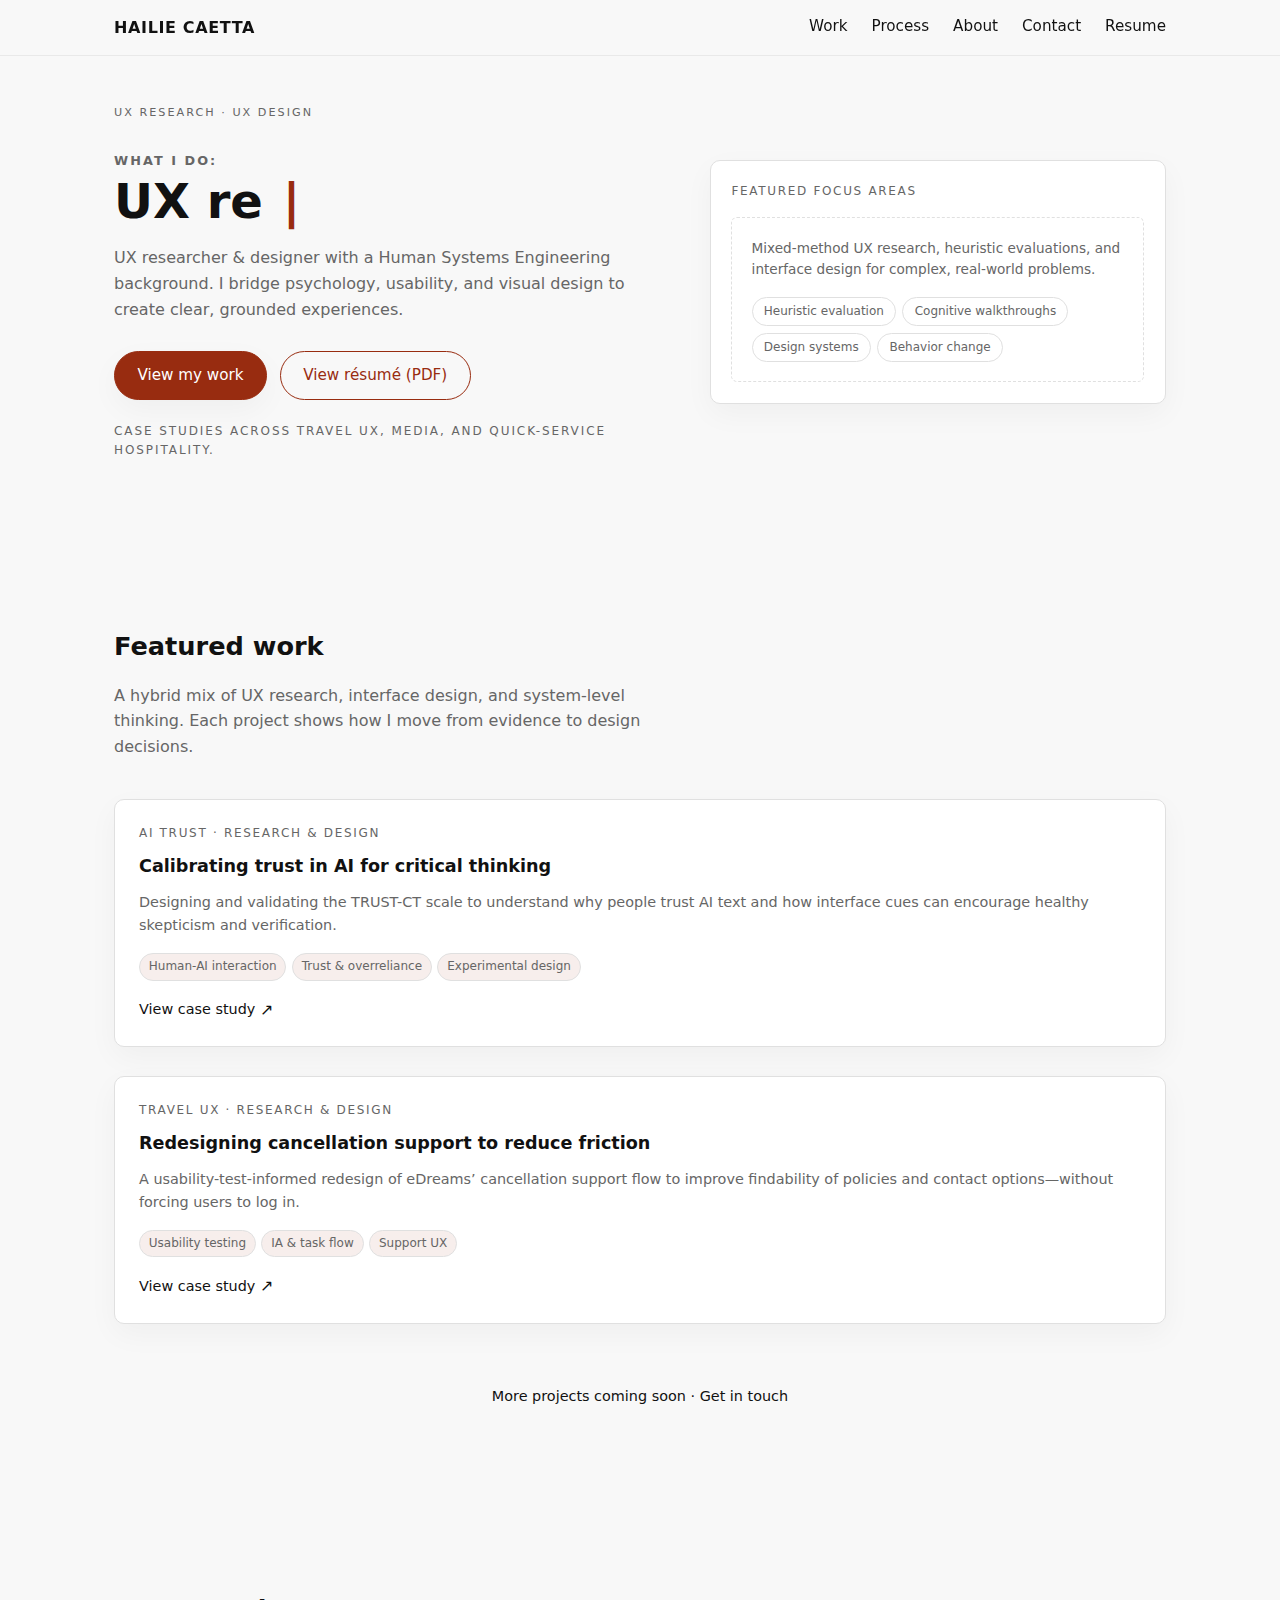
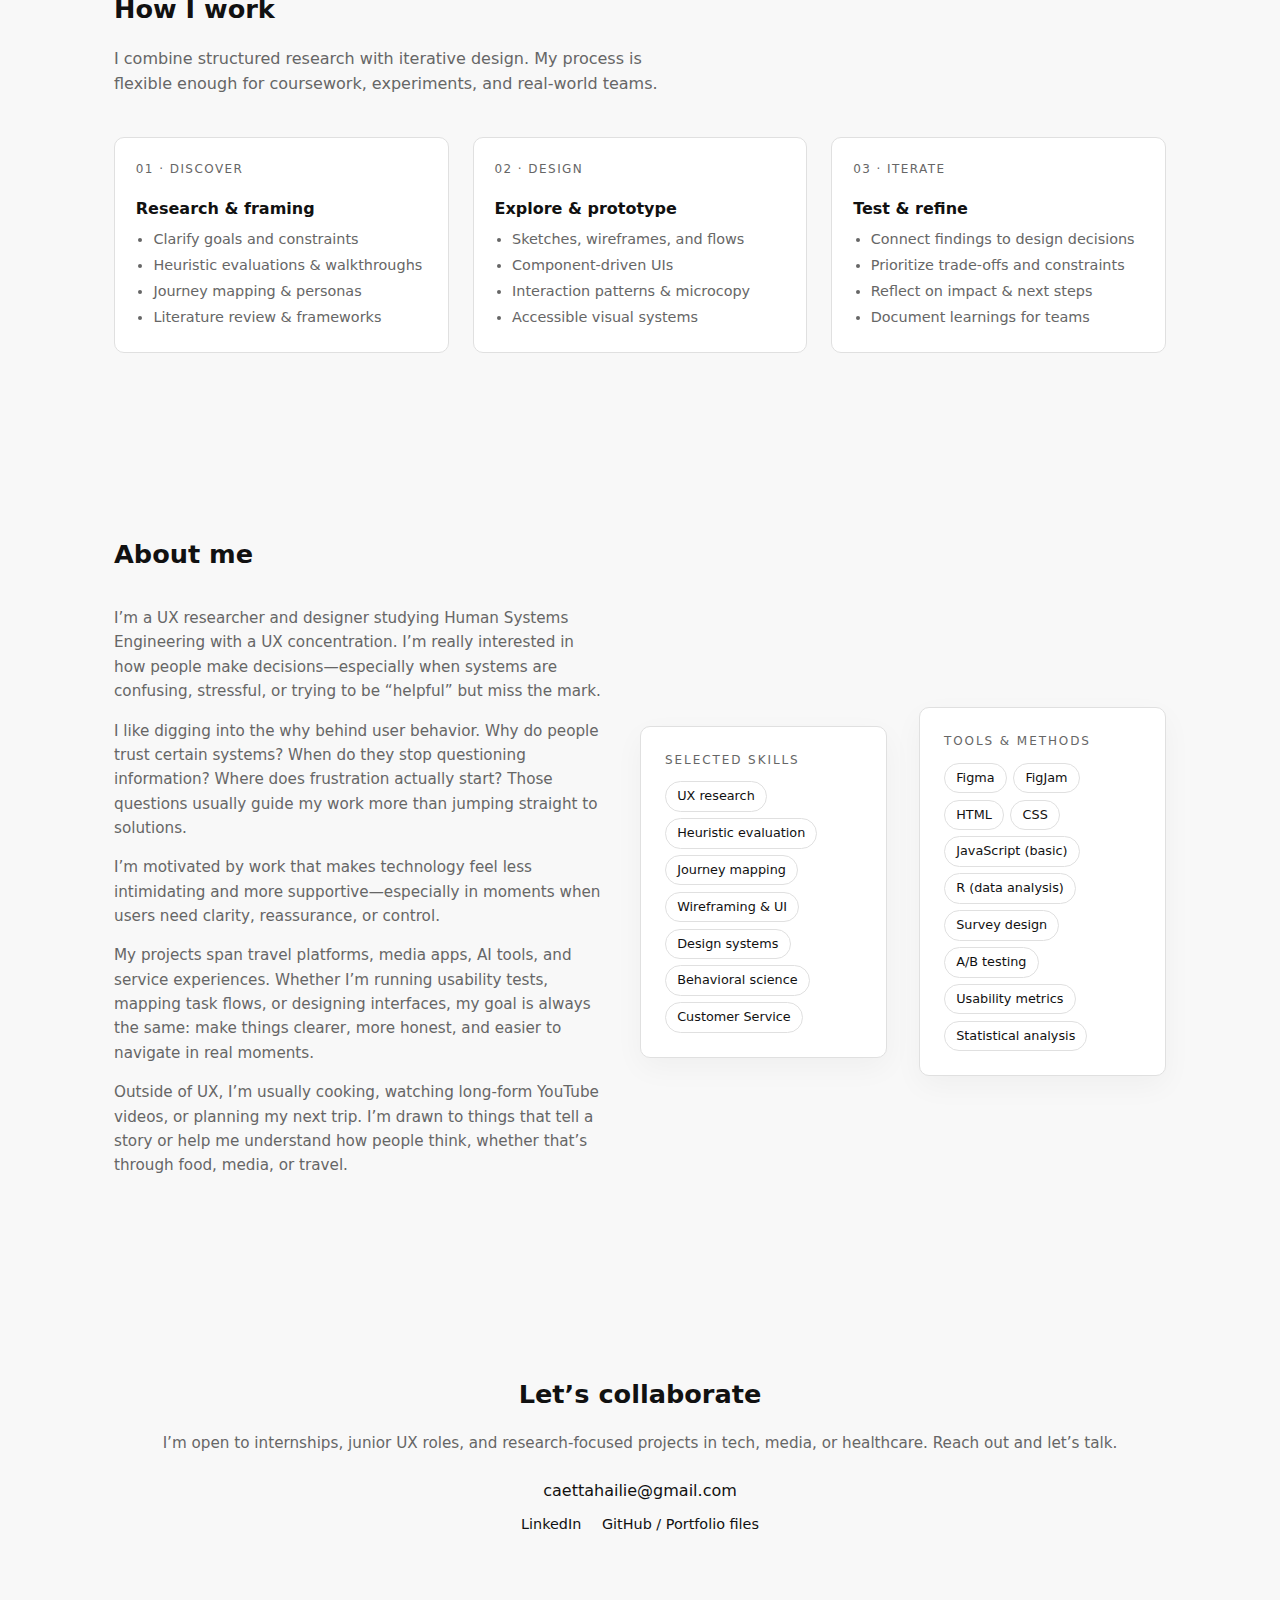
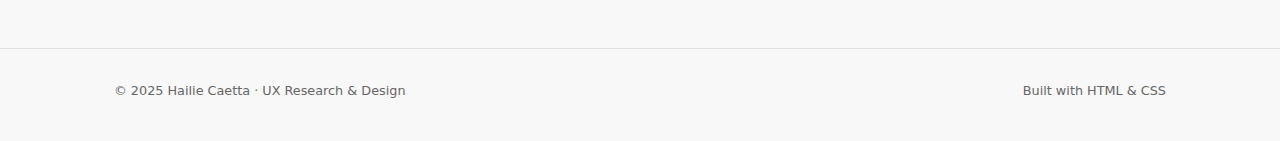
<file: index.html>
<!DOCTYPE html>
<html lang="en">

<head>
    <meta charset="UTF-8" />
    <meta name="viewport" content="width=device-width, initial-scale=1.0" />
    <title>Hailie Caetta · UX Research & Design</title>
    <link rel="stylesheet" href="case.css">

    <!-- Minimalist system font stack (no external calls needed) -->
    <style>
        :root {
            --bg: #f8f8f8;
            --bg-alt: #ffffff;
            --text: #111111;
            --muted: #666666;
            --accent: #982C10;
            /* keep it minimal; can switch to a color later */
            --border: #e0e0e0;
            --radius-s: 6px;
            --radius-m: 10px;
            --shadow-soft: 0 10px 30px rgba(0, 0, 0, 0.04);
            --max-width: 1100px;
        }

        * {
            box-sizing: border-box;
        }

        html,
        body {
            margin: 0;
            padding: 0;
        }

        body {
            font-family: system-ui, -apple-system, BlinkMacSystemFont, "Segoe UI",
                sans-serif;
            background-color: var(--bg);
            color: var(--text);
            line-height: 1.6;
        }

        a {
            color: inherit;
            text-decoration: none;
        }

        img {
            max-width: 100%;
            display: block;
        }

        /* Layout helpers */

        .page {
            min-height: 100vh;
            display: flex;
            flex-direction: column;
        }

        .container {
            width: 100%;
            max-width: var(--max-width);
            margin: 0 auto;
            padding: 0 1.5rem;
        }

        section {
            padding: 4rem 0;
        }

        @media (min-width: 768px) {
            section {
                padding: 5rem 0;
            }
        }

        .section-title {
            font-size: 1.6rem;
            font-weight: 600;
            margin-bottom: 1rem;
        }

        .section-intro {
            max-width: 550px;
            color: var(--muted);
            margin-bottom: 2.5rem;
        }

        /* NAVBAR */

        header {
            position: sticky;
            top: 0;
            z-index: 10;
            background: rgba(248, 248, 248, 0.97);
            backdrop-filter: blur(10px);
            border-bottom: 1px solid rgba(224, 224, 224, 0.6);
        }

        .nav {
            display: flex;
            align-items: center;
            justify-content: space-between;
            padding: 0.9rem 0;
        }

        .nav-logo {
            font-weight: 600;
            letter-spacing: 0.04em;
            font-size: 1rem;
            text-transform: uppercase;
        }

        .nav-links {
            display: flex;
            gap: 1.5rem;
            font-size: 0.95rem;
        }

        .nav-links a {
            position: relative;
            padding-bottom: 0.1rem;
        }

        .nav-links a::after {
            content: "";
            position: absolute;
            left: 0;
            bottom: 0;
            width: 0;
            height: 1px;
            background-color: var(--accent);
            transition: width 0.2s ease-out;
        }

        .nav-links a:hover::after,
        .nav-links a:focus-visible::after {
            width: 100%;
        }

        @media (max-width: 640px) {
            .nav {
                flex-direction: column;
                align-items: flex-start;
                gap: 0.4rem;
                padding: 0.7rem 0;
            }

            .nav-links {
                flex-wrap: wrap;
                gap: 0.8rem 1.2rem;
            }
        }

        /* HERO */

        .hero {
            padding-top: 3rem;
            padding-bottom: 4rem;
        }

        .hero-inner {
            display: grid;
            grid-template-columns: minmax(0, 3fr) minmax(0, 2.5fr);
            gap: 3rem;
            align-items: center;
        }

        .hero-kicker {
            text-transform: uppercase;
            letter-spacing: 0.18em;
            font-size: 0.7rem;
            color: var(--muted);
            margin-bottom: 0.8rem;
        }

        .hero-title {
            font-size: clamp(2.1rem, 3vw + 1rem, 3rem);
            line-height: 1.1;
            margin-bottom: 1.1rem;
            font-weight: 650;
            display: flex;
            flex-direction: column;
            gap: 0.45rem;
        }

        /* "What I do:" label */
        .hero-label {
            font-size: 0.8rem;
            text-transform: uppercase;
            letter-spacing: 0.16em;
            color: var(--muted);
        }

        /* Typed text line */
        #typed-text {
            min-height: 1.4em;
            /* keeps layout stable as phrases change length */
            font-weight: 650;
        }

        /* Blinking cursor */
        .cursor {
            display: inline-block;
            margin-left: 3px;
            color: var(--accent);
            font-weight: 600;
            animation: blink 0.9s infinite;
        }

        @keyframes blink {

            0%,
            50% {
                opacity: 1;
            }

            51%,
            100% {
                opacity: 0;
            }
        }

        @media (max-width: 600px) {
            .hero-title {
                font-size: 2rem;
            }
        }



        .hero-subtitle {
            color: var(--muted);
            max-width: 520px;
            margin-bottom: 1.8rem;
        }

        .hero-cta {
            display: flex;
            flex-wrap: wrap;
            gap: 0.8rem;
            margin-bottom: 1.4rem;
        }

        .btn {
            display: inline-flex;
            align-items: center;
            justify-content: center;
            padding: 0.7rem 1.4rem;
            font-size: 0.95rem;
            border-radius: 999px;
            border: 1px solid var(--accent);
            text-decoration: none;
            cursor: pointer;
            transition: transform 0.12s ease-out, box-shadow 0.12s ease-out,
                background-color 0.12s ease-out, color 0.12s ease-out;
        }

        .btn-primary {
            background-color: var(--accent);
            color: #ffffff;
            box-shadow: var(--shadow-soft);
        }

        .btn-secondary {
            background-color: transparent;
            color: var(--accent);
        }

        .btn:hover {
            transform: translateY(-1px);
            box-shadow: 0 10px 25px rgba(0, 0, 0, 0.08);
        }

        .hero-meta {
            font-size: 0.75rem;
            text-transform: uppercase;
            letter-spacing: 0.16em;
            color: var(--muted);
        }

        .hero-visual {
            background-color: var(--bg-alt);
            border-radius: var(--radius-m);
            border: 1px solid var(--border);
            padding: 1.3rem;
            box-shadow: var(--shadow-soft);
        }

        .hero-visual-label {
            font-size: 0.75rem;
            text-transform: uppercase;
            letter-spacing: 0.14em;
            color: var(--muted);
            margin-bottom: 1rem;
        }

        .hero-visual-box {
            border-radius: var(--radius-s);
            border: 1px dashed var(--border);
            padding: 1.2rem;
            font-size: 0.85rem;
            color: var(--muted);
        }

        .hero-visual-pills {
            display: flex;
            flex-wrap: wrap;
            gap: 0.4rem;
            margin-top: 1rem;
        }

        .pill {
            border-radius: 999px;
            border: 1px solid var(--border);
            padding: 0.25rem 0.7rem;
            font-size: 0.75rem;
        }

        @media (max-width: 800px) {
            .hero-inner {
                grid-template-columns: 1fr;
            }

            .hero {
                padding-top: 2.5rem;
            }
        }

        /* FEATURED WORK */

        .work-grid {
            display: grid;
            grid-template-columns: repeat(2, minmax(1fr));
            gap: 1.8rem;
        }

        @media (max-width: 800px) {
            .work-grid {
                grid-template-columns: 1fr;
            }
        }

        .case-card {
            background-color: var(--bg-alt);
            border-radius: var(--radius-m);
            border: 1px solid var(--border);
            padding: 1.5rem;
            display: flex;
            flex-direction: column;
            justify-content: space-between;
            box-shadow: var(--shadow-soft);
            transition: transform 0.12s ease-out, box-shadow 0.12s ease-out;
        }

        .case-card:hover {
            transform: translateY(-3px);
            box-shadow: 0 14px 30px rgba(0, 0, 0, 0.07);
        }

        .case-meta {
            font-size: 0.75rem;
            text-transform: uppercase;
            letter-spacing: 0.14em;
            color: var(--muted);
            margin-bottom: 0.8rem;
        }

        .case-title {
            font-size: 1.1rem;
            font-weight: 600;
            margin-bottom: 0.4rem;
        }

        .case-desc {
            font-size: 0.9rem;
            color: var(--muted);
            margin-bottom: 1rem;
        }

        .case-tags {
            display: flex;
            flex-wrap: wrap;
            gap: 0.35rem;
            margin-bottom: 1rem;
        }

        .case-tag {
            font-size: 0.75rem;
            padding: 0.2rem 0.55rem;
            border-radius: 999px;
            border: 1px solid var(--border);
            color: var(--muted);
        }

        .case-link {
            margin-top: auto;
            font-size: 0.9rem;
            display: inline-flex;
            align-items: center;
            gap: 0.3rem;
        }

        .case-link span {
            font-size: 1rem;
        }

        .work-cta {
            margin-top: 2rem;
            text-align: center;
            font-size: 0.9rem;
            justify-content: center;
        }

        .work-cta a {
            border-bottom: 1px solid transparent;
        }

        .work-cta a:hover {
            border-bottom-color: var(--accent);
        }

        /* PROCESS SECTION */

        .process-grid {
            display: grid;
            grid-template-columns: repeat(3, minmax(0, 1fr));
            gap: 1.5rem;
        }

        @media (max-width: 900px) {
            .process-grid {
                grid-template-columns: 1fr;
            }
        }

        .process-card {
            background-color: var(--bg-alt);
            border-radius: var(--radius-m);
            border: 1px solid var(--border);
            padding: 1.4rem 1.3rem;
        }

        .process-step {
            font-size: 0.75rem;
            text-transform: uppercase;
            letter-spacing: 0.12em;
            color: var(--muted);
            margin-bottom: 0.4rem;
        }

        .process-title {
            font-size: 1rem;
            font-weight: 600;
            margin-bottom: 0.4rem;
        }

        .process-list {
            margin: 0.4rem 0 0;
            padding-left: 1.1rem;
            font-size: 0.9rem;
            color: var(--muted);
        }

        .process-list li+li {
            margin-top: 0.2rem;
        }

        /* ABOUT */

        .about-layout {
            display: grid;
            grid-template-columns: minmax(0, 2fr) minmax(0, 1fr) minmax(0,1fr);
            gap: 2rem;
            align-items: center;
        }

        @media (max-width: 800px) {
            .about-layout {
                grid-template-columns: 1fr;
            }
        }

        .about-text {
            font-size: 0.95rem;
            color: var(--muted);
        }

        .about-text p+p {
            margin-top: 0.7rem;
        }

        .about-link {
            margin-top: 1.2rem;
            font-size: 0.9rem;
        }

        .about-card {
            background-color: var(--bg-alt);
            border-radius: var(--radius-m);
            border: 1px solid var(--border);
            padding: 1.5rem;
            text-align: left;
            box-shadow: var(--shadow-soft);
        }

        .about-label {
            font-size: 0.75rem;
            text-transform: uppercase;
            letter-spacing: 0.16em;
            color: var(--muted);
            margin-bottom: 0.7rem;
        }

        .about-pill-list {
            display: flex;
            flex-wrap: wrap;
            gap: 0.4rem;
        }

        .about-pill {
            font-size: 0.8rem;
            padding: 0.25rem 0.7rem;
            border-radius: 999px;
            border: 1px solid var(--border);
        }
        

        /* CONTACT */

        .contact {
            text-align: center;
        }

        .contact p {
            color: var(--muted);
            margin-bottom: 1.4rem;
            font-size: 0.95rem;
        }

        .contact-email {
            font-weight: 500;
            margin-bottom: 0.3rem;
        }

        .contact-email a {
            border-bottom: 1px solid transparent;
        }

        .contact-email a:hover {
            border-bottom-color: var(--accent);
        }

        .contact-links {
            margin-top: 0.6rem;
            font-size: 0.9rem;
        }

        .contact-links a+a {
            margin-left: 1rem;
        }

        /* FOOTER */

        footer {
            padding: 2rem 0 2.5rem;
            border-top: 1px solid var(--border);
            margin-top: 2rem;
        }

        .footer-inner {
            font-size: 0.8rem;
            color: var(--muted);
            display: flex;
            justify-content: space-between;
            flex-wrap: wrap;
            gap: 0.5rem;
        }

        @media (max-width: 600px) {
            .footer-inner {
                flex-direction: column;
            }
        }
    </style>
</head>

<body>
    <div class="page">
        <!-- NAVBAR -->
        <header>
            <div class="container">
                <nav class="nav">
                    <div class="nav-logo">Hailie Caetta</div>
                    <div class="nav-links">
                        <a href="#work">Work</a>
                        <a href="#process">Process</a>
                        <a href="#about">About</a>
                        <a href="#contact">Contact</a>
                        <a href="images/hailie-caetta-ux-resume.pdf" target="_blank" rel="noopener">Resume</a>
                    </div>
                </nav>
            </div>
        </header>
        <main>
            <!-- HERO -->
            <section class="hero" id="top">
                <div class="container">
                    <div class="hero-inner">
                        <div>
                            <div class="hero-kicker">UX Research · UX Design</div>
                            <h1 class="hero-title">
                                <span class="hero-label">What I do:</span>
                                <span>
                                    <span id="typed-text"></span>
                                    <span class="cursor">|</span>
                                </span>
                            </h1>


                            <p class="hero-subtitle">
                                UX researcher & designer with a Human Systems Engineering background.
                                I bridge psychology, usability, and visual design to create clear,
                                grounded experiences.
                            </p>
                            <div class="hero-cta">
                                <a href="#work" class="btn btn-primary">View my work</a>
                                <a href="images/hailie-caetta-ux-resume.pdf"
                                class="btn btn-secondary"
                                target="_blank"
                                rel="noopener"
                              >
                                View résumé (PDF)
                              </a>
                              
                            </div>
                            <div class="hero-meta">
                                Case studies across travel UX, media, and quick-service hospitality.
                            </div>
                        </div>

                        <aside class="hero-visual" aria-label="Snapshot of featured projects">
                            <div class="hero-visual-label">Featured focus areas</div>
                            <div class="hero-visual-box">
                                Mixed-method UX research, heuristic evaluations, and
                                interface design for complex, real-world problems.
                                <div class="hero-visual-pills">
                                    <span class="pill">Heuristic evaluation</span>
                                    <span class="pill">Cognitive walkthroughs</span>
                                    <span class="pill">Design systems</span>
                                    <span class="pill">Behavior change</span>
                                </div>
                            </div>
                        </aside>
                    </div>
                </div>
            </section>

            <!-- FEATURED WORK -->
            <section id="work">
                <div class="container">
                    <h2 class="section-title">Featured work</h2>
                    <p class="section-intro">
                        A hybrid mix of UX research, interface design, and system-level thinking.
                        Each project shows how I move from evidence to design decisions.
                    </p>

                    <div class="work-grid">
                        <!-- Card 1 -->
                        <article class="case-card">
                            <div>
                                <div class="case-meta">AI Trust · Research & Design</div>
                                <h3 class="case-title">Calibrating trust in AI for critical thinking</h3>
                                <p class="case-desc">
                                    Designing and validating the TRUST-CT scale to understand why people trust AI text
                                    and how interface cues can encourage healthy skepticism and verification.
                                </p>
                                <div class="case-tags">
                                    <span class="case-tag">Human-AI interaction</span>
                                    <span class="case-tag">Trust & overreliance</span>
                                    <span class="case-tag">Experimental design</span>
                                </div>
                            </div>
                            <a href="card1.html" class="case-link">
                                View case study <span>↗</span>
                            </a>
                        </article>

                        <!-- Card 2 -->
                        <!-- Card: eDreams Cancellation Support Redesign -->
                        <article class="case-card">
                            <div>
                                <div class="case-meta">Travel UX · Research & Design</div>
                                <h3 class="case-title">Redesigning cancellation support to reduce friction</h3>
                                <p class="case-desc">
                                    A usability-test-informed redesign of eDreams’ cancellation support flow to improve
                                    findability of policies and contact options—without forcing users to log in.
                                </p>
                                <div class="case-tags">
                                    <span class="case-tag">Usability testing</span>
                                    <span class="case-tag">IA & task flow</span>
                                    <span class="case-tag">Support UX</span>
                                </div>
                            </div>
                            <a href="card2.html" class="case-link">
                                View case study <span>↗</span>
                            </a>
                        </article>

                    <div class="work-cta">
                        <span>More projects coming soon · </span>
                        <a href="#contact">Get in touch</a>
                    </div>
                </div>
            </section>

            <!-- PROCESS -->
            <section id="process">
                <div class="container">
                    <h2 class="section-title">How I work</h2>
                    <p class="section-intro">
                        I combine structured research with iterative design. My process
                        is flexible enough for coursework, experiments, and real-world teams.
                    </p>

                    <div class="process-grid">
                        <article class="process-card">
                            <div class="process-step">01 · Discover</div>
                            <h3 class="process-title">Research & framing</h3>
                            <ul class="process-list">
                                <li>Clarify goals and constraints</li>
                                <li>Heuristic evaluations & walkthroughs</li>
                                <li>Journey mapping & personas</li>
                                <li>Literature review & frameworks</li>
                            </ul>
                        </article>

                        <article class="process-card">
                            <div class="process-step">02 · Design</div>
                            <h3 class="process-title">Explore & prototype</h3>
                            <ul class="process-list">
                                <li>Sketches, wireframes, and flows</li>
                                <li>Component-driven UIs</li>
                                <li>Interaction patterns & microcopy</li>
                                <li>Accessible visual systems</li>
                            </ul>
                        </article>

                        <article class="process-card">
                            <div class="process-step">03 · Iterate</div>
                            <h3 class="process-title">Test & refine</h3>
                            <ul class="process-list">
                                <li>Connect findings to design decisions</li>
                                <li>Prioritize trade-offs and constraints</li>
                                <li>Reflect on impact & next steps</li>
                                <li>Document learnings for teams</li>
                            </ul>
                        </article>
                    </div>
                </div>
            </section>

            <!-- ABOUT -->
            <section id="about">
                <div class="container">
                    <h2 class="section-title">About me</h2>
                    <div class="about-layout">
                        <div class="about-text">
                            <p>
                                I’m a UX researcher and designer studying Human Systems Engineering with a UX
                                concentration. I’m really interested in how people make decisions—especially
                                when systems are confusing, stressful, or trying to be “helpful” but miss the
                                mark.
                              </p>
                              
                              <p>
                                I like digging into the why behind user behavior. Why do people trust certain
                                systems? When do they stop questioning information? Where does frustration
                                actually start? Those questions usually guide my work more than jumping
                                straight to solutions.
                              </p>

                              <p>
                                I’m motivated by work that makes technology feel less intimidating and more
                                supportive—especially in moments when users need clarity, reassurance, or
                                control.
                              </p>                              
                              
                              <p>
                                My projects span travel platforms, media apps, AI tools, and service
                                experiences. Whether I’m running usability tests, mapping task flows, or
                                designing interfaces, my goal is always the same: make things clearer, more
                                honest, and easier to navigate in real moments.
                              </p>

                              <p>
                                Outside of UX, I’m usually cooking, watching long-form YouTube videos, or
                                planning my next trip. I’m drawn to things that tell a story or help me
                                understand how people think, whether that’s through food, media, or travel.
                              </p>
                              
                              
                        </div>

                        <aside class="about-card" aria-label="Snapshot of skills">
                            <div class="about-label">Selected skills</div>
                            <div class="about-pill-list">
                                <span class="about-pill">UX research</span>
                                <span class="about-pill">Heuristic evaluation</span>
                                <span class="about-pill">Journey mapping</span>
                                <span class="about-pill">Wireframing & UI</span>
                                <span class="about-pill">Design systems</span>
                                <span class="about-pill">Behavioral science</span>
                                <span class="about-pill">Customer Service</span>
                            </div>
                        </aside>
<aside class="about-card" aria-label="Tools and technical skills">
  <div class="about-label">Tools & methods</div>
  <div class="about-pill-list">
    <span class="about-pill">Figma</span>
    <span class="about-pill">FigJam</span>
    <span class="about-pill">HTML</span>
    <span class="about-pill">CSS</span>
    <span class="about-pill">JavaScript (basic)</span>
    <span class="about-pill">R (data analysis)</span>
    <span class="about-pill">Survey design</span>
    <span class="about-pill">A/B testing</span>
    <span class="about-pill">Usability metrics</span>
    <span class="about-pill">Statistical analysis</span>
  </div>
</aside>

                    </div>
                </div>
            </section>

            <!-- CONTACT -->
            <section id="contact" class="contact">
                <div class="container">
                    <h2 class="section-title">Let’s collaborate</h2>
                    <p>
                        I’m open to internships, junior UX roles, and research-focused projects in
                        tech, media, or healthcare. Reach out and let’s talk.
                    </p>
                    <div class="contact-email">
                        <a href="mailto:caettahailie@gmail.com">
                            caettahailie@gmail.com
                        </a>
                    </div>
                    <div class="contact-links">
                        <a href="https://www.linkedin.com/in/hailie-caetta-020667397" target="_blank" rel="noopener">LinkedIn</a>
                        <a href="https://github.com/caettahailie" target="_blank" rel="noopener">GitHub / Portfolio files</a>
                    </div>
                </div>
            </section>
        </main>

        <!-- FOOTER -->
        <footer>
            <div class="container">
                <div class="footer-inner">
                    <div>© 2025 Hailie Caetta · UX Research & Design</div>
                    <div>Built with HTML & CSS</div>
                </div>
            </div>
        </footer>
    </div>
    <script>
        const phrases = [
            "UX research & usability evaluation",
            "Human–AI interaction & trust",
            "Information architecture & flows",
            "Heuristic evaluations & cognitive walkthroughs",
            "Mixed-methods study design",
            "Behavioral science & reactance theory",
            "Wireframing & interface design",
            "Journey mapping & service design",
            "Design systems & component libraries",
            "Experimentation & data-driven insights"
        ];

        const typedText = document.getElementById("typed-text");
        let phraseIndex = 0;
        let charIndex = 0;
        let deleting = false;

        function typeLoop() {
            const currentPhrase = phrases[phraseIndex];

            if (!deleting) {
                // typing forward
                typedText.textContent = currentPhrase.slice(0, ++charIndex);
                if (charIndex === currentPhrase.length) {
                    // finished a phrase, pause before deleting
                    deleting = true;
                    setTimeout(typeLoop, 1800);
                    return;
                }
            } else {
                // deleting text
                typedText.textContent = currentPhrase.slice(0, --charIndex);
                if (charIndex === 0) {
                    // finished deleting, move to next phrase
                    deleting = false;
                    phraseIndex = (phraseIndex + 1) % phrases.length;
                    setTimeout(typeLoop, 500);
                    return;
                }
            }

            // typing and deleting speeds
            const delay = deleting ? 45 : 80;
            setTimeout(typeLoop, delay);
        }

        document.addEventListener("DOMContentLoaded", () => {
            setTimeout(typeLoop, 400); // small initial delay
        });
    </script>

</body>

</html>
</file>
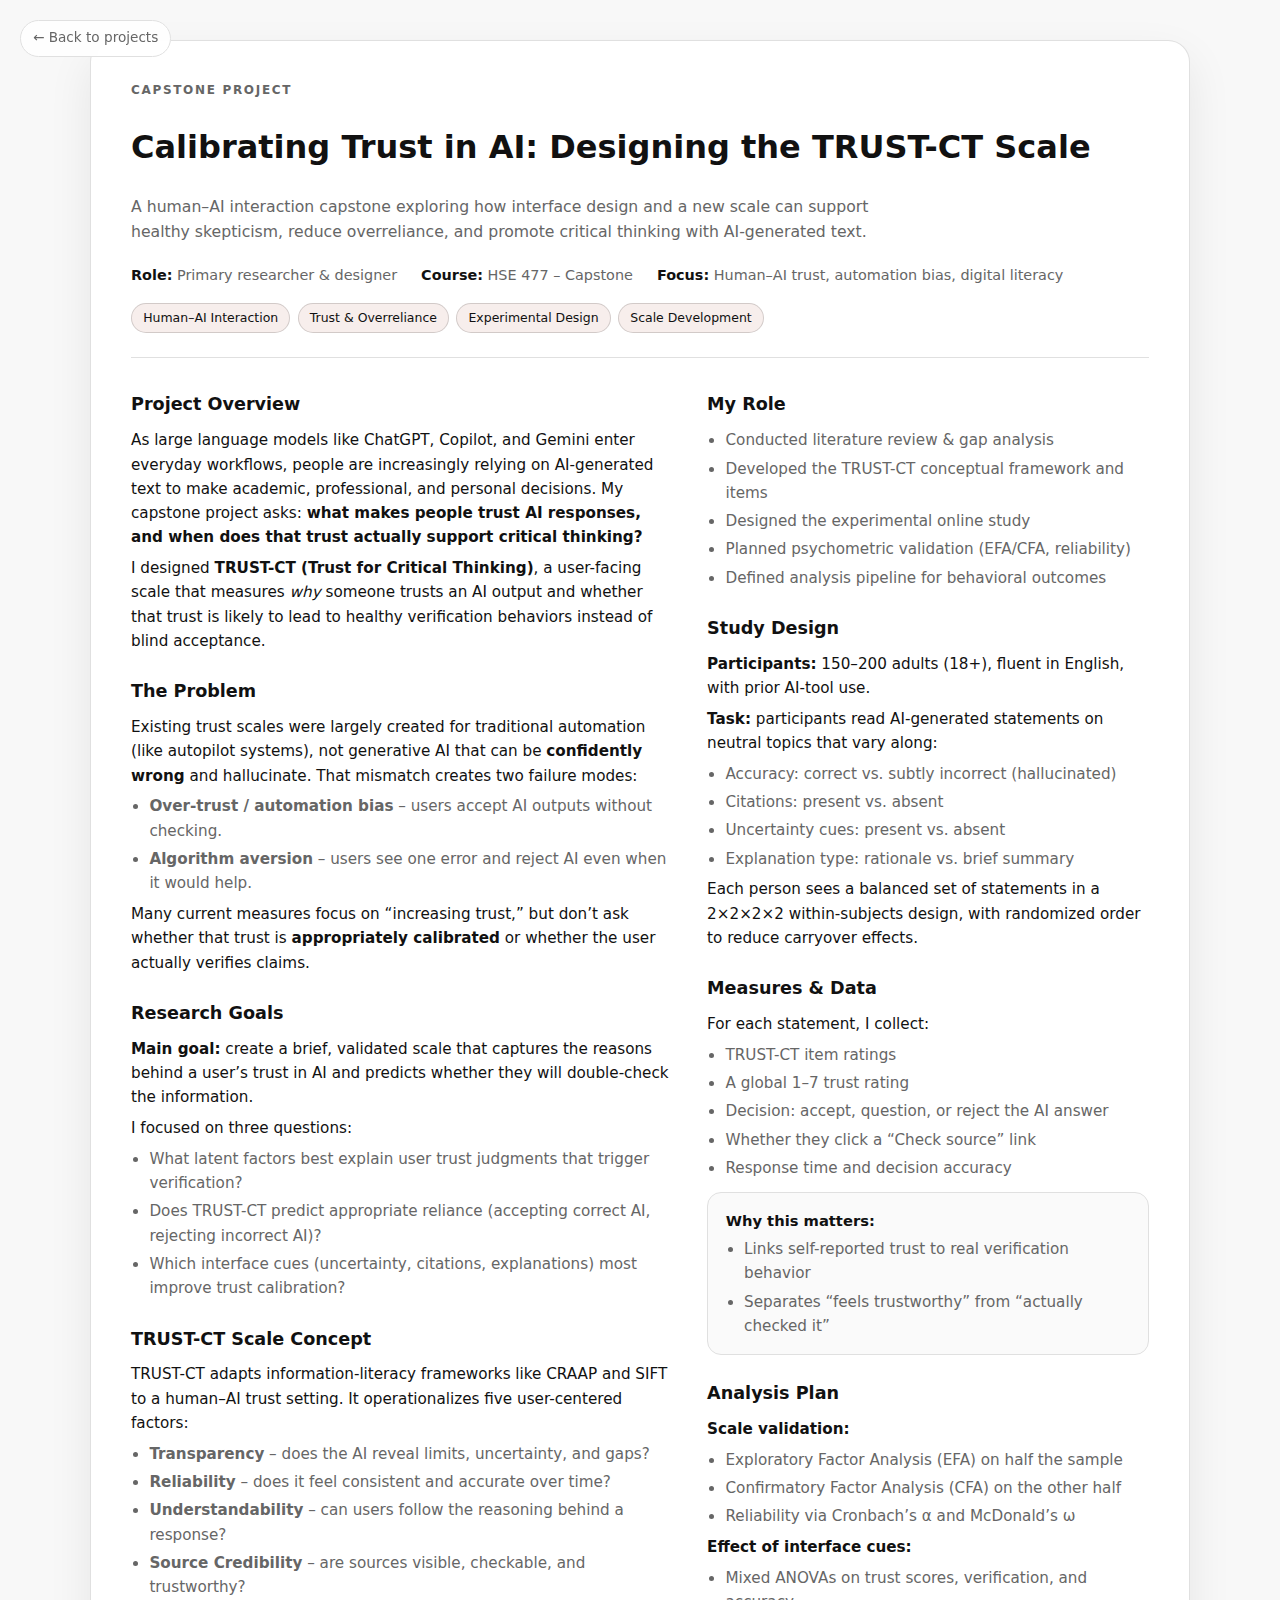
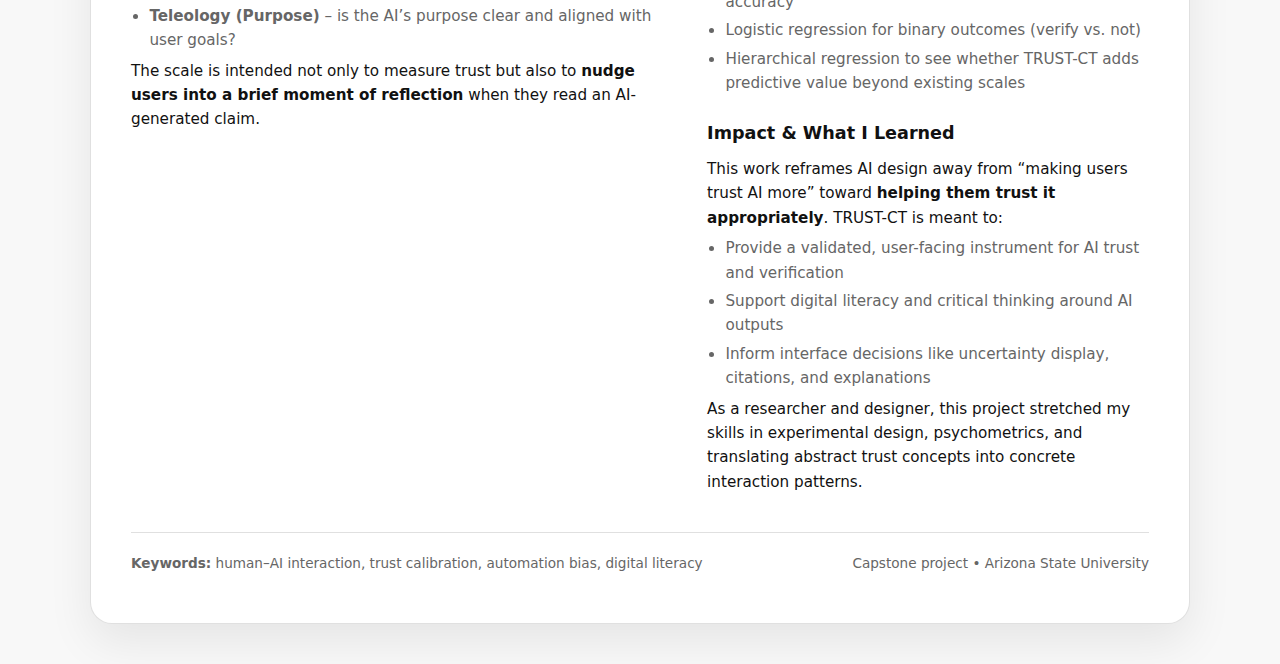
<file: card1.html>
<!DOCTYPE html>
<html lang="en">
  <head>
    <meta charset="UTF-8" />
    <meta name="viewport" content="width=device-width, initial-scale=1" />
    <title>Calibrating Trust in AI – TRUST-CT Case Study</title>
    <link rel="stylesheet" href="case.css">
  </head>
  
<body>
  <div class="page-shell">
    <div class="page-inner">

      <div class="floating-back">
        <a href="index.html#work" class="back-link">← Back to projects</a>
      </div>
      
      

      <main class="case-study">
        
        <header class="case-hero">
          <p class="eyebrow">Capstone Project</p>
          <h1>Calibrating Trust in AI: Designing the TRUST-CT Scale</h1>
          <p class="subtitle">
            A human–AI interaction capstone exploring how interface design and a new scale can support
            healthy skepticism, reduce overreliance, and promote critical thinking with AI-generated text.
          </p>

          <div class="case-meta">
            <div class="case-meta-item">
              <span class="case-meta-label">Role:</span>
              <span>Primary researcher &amp; designer</span>
            </div>
            <div class="case-meta-item">
              <span class="case-meta-label">Course:</span>
              <span>HSE 477 – Capstone</span>
            </div>
            <div class="case-meta-item">
              <span class="case-meta-label">Focus:</span>
              <span>Human–AI trust, automation bias, digital literacy</span>
            </div>
          </div>

          <div class="case-tags">
            <span class="case-tag">Human–AI Interaction</span>
            <span class="case-tag">Trust &amp; Overreliance</span>
            <span class="case-tag">Experimental Design</span>
            <span class="case-tag">Scale Development</span>
          </div>
        </header>

        <div class="case-grid">
          <!-- Left column: narrative -->
          <section>
            <div class="case-section">
              <h2>Project Overview</h2>
              <p>
                As large language models like ChatGPT, Copilot, and Gemini enter everyday workflows,
                people are increasingly relying on AI-generated text to make academic, professional,
                and personal decisions. My capstone project asks:
                <strong>what makes people trust AI responses, and when does that trust actually
                support critical thinking?</strong>
              </p>
              <p>
                I designed <strong>TRUST-CT (Trust for Critical Thinking)</strong>, a user-facing
                scale that measures <em>why</em> someone trusts an AI output and whether that trust is
                likely to lead to healthy verification behaviors instead of blind acceptance.
              </p>
            </div>

            <div class="case-section">
              <h2>The Problem</h2>
              <p>
                Existing trust scales were largely created for traditional automation (like autopilot
                systems), not generative AI that can be <strong>confidently wrong</strong> and
                hallucinate. That mismatch creates two failure modes:
              </p>
              <ul>
                <li><strong>Over-trust / automation bias</strong> – users accept AI outputs without checking.</li>
                <li><strong>Algorithm aversion</strong> – users see one error and reject AI even when it would help.</li>
              </ul>
              <p>
                Many current measures focus on “increasing trust,” but don’t ask whether that trust is
                <strong>appropriately calibrated</strong> or whether the user actually verifies claims.
              </p>
            </div>

            <div class="case-section">
              <h2>Research Goals</h2>
              <p><strong>Main goal:</strong> create a brief, validated scale that captures the reasons
                behind a user’s trust in AI and predicts whether they will double-check the information.</p>
              <p>I focused on three questions:</p>
              <ul>
                <li>What latent factors best explain user trust judgments that trigger verification?</li>
                <li>Does TRUST-CT predict appropriate reliance (accepting correct AI, rejecting incorrect AI)?</li>
                <li>Which interface cues (uncertainty, citations, explanations) most improve trust calibration?</li>
              </ul>
            </div>

            <div class="case-section">
              <h2>TRUST-CT Scale Concept</h2>
              <p>
                TRUST-CT adapts information-literacy frameworks like CRAAP and SIFT to a human–AI trust
                setting. It operationalizes five user-centered factors:
              </p>
              <ul>
                <li><strong>Transparency</strong> – does the AI reveal limits, uncertainty, and gaps?</li>
                <li><strong>Reliability</strong> – does it feel consistent and accurate over time?</li>
                <li><strong>Understandability</strong> – can users follow the reasoning behind a response?</li>
                <li><strong>Source Credibility</strong> – are sources visible, checkable, and trustworthy?</li>
                <li><strong>Teleology (Purpose)</strong> – is the AI’s purpose clear and aligned with user goals?</li>
              </ul>
              <p>
                The scale is intended not only to measure trust but also to
                <strong>nudge users into a brief moment of reflection</strong> when they read an AI-generated claim.
              </p>
            </div>
          </section>

          <!-- Right column: structure / methods / contributions -->
          <aside>
            <div class="case-section">
              <h2>My Role</h2>
              <ul>
                <li>Conducted literature review &amp; gap analysis</li>
                <li>Developed the TRUST-CT conceptual framework and items</li>
                <li>Designed the experimental online study</li>
                <li>Planned psychometric validation (EFA/CFA, reliability)</li>
                <li>Defined analysis pipeline for behavioral outcomes</li>
              </ul>
            </div>

            <div class="case-section">
              <h2>Study Design</h2>
              <p><strong>Participants:</strong> 150–200 adults (18+), fluent in English, with prior AI-tool use.</p>
              <p><strong>Task:</strong> participants read AI-generated statements on neutral topics that vary along:</p>
              <ul>
                <li>Accuracy: correct vs. subtly incorrect (hallucinated)</li>
                <li>Citations: present vs. absent</li>
                <li>Uncertainty cues: present vs. absent</li>
                <li>Explanation type: rationale vs. brief summary</li>
              </ul>
              <p>
                Each person sees a balanced set of statements in a 2×2×2×2 within-subjects design,
                with randomized order to reduce carryover effects.
              </p>
            </div>

            <div class="case-section">
              <h2>Measures &amp; Data</h2>
              <p>For each statement, I collect:</p>
              <ul>
                <li>TRUST-CT item ratings</li>
                <li>A global 1–7 trust rating</li>
                <li>Decision: accept, question, or reject the AI answer</li>
                <li>Whether they click a “Check source” link</li>
                <li>Response time and decision accuracy</li>
              </ul>
              <div class="callout">
                <strong>Why this matters:</strong>
                <ul class="callout-list">
                  <li>Links self-reported trust to real verification behavior</li>
                  <li>Separates “feels trustworthy” from “actually checked it”</li>
                </ul>
              </div>
            </div>

            <div class="case-section">
              <h2>Analysis Plan</h2>
              <p><strong>Scale validation:</strong></p>
              <ul>
                <li>Exploratory Factor Analysis (EFA) on half the sample</li>
                <li>Confirmatory Factor Analysis (CFA) on the other half</li>
                <li>Reliability via Cronbach’s α and McDonald’s ω</li>
              </ul>
              <p><strong>Effect of interface cues:</strong></p>
              <ul>
                <li>Mixed ANOVAs on trust scores, verification, and accuracy</li>
                <li>Logistic regression for binary outcomes (verify vs. not)</li>
                <li>Hierarchical regression to see whether TRUST-CT adds predictive value beyond existing scales</li>
              </ul>
            </div>

            <div class="case-section">
              <h2>Impact &amp; What I Learned</h2>
              <p>
                This work reframes AI design away from “making users trust AI more” toward
                <strong>helping them trust it appropriately</strong>. TRUST-CT is meant to:
              </p>
              <ul>
                <li>Provide a validated, user-facing instrument for AI trust and verification</li>
                <li>Support digital literacy and critical thinking around AI outputs</li>
                <li>Inform interface decisions like uncertainty display, citations, and explanations</li>
              </ul>
              <p>
                As a researcher and designer, this project stretched my skills in experimental design,
                psychometrics, and translating abstract trust concepts into concrete interaction patterns.
              </p>
            </div>
          </aside>
        </div>

        <footer class="case-footer">
          <div>
            <strong>Keywords:</strong> human–AI interaction, trust calibration, automation bias, digital literacy
          </div>
          <div>Capstone project • Arizona State University</div>
        </footer>
      </main>
    </div>
  </div>
</body>
</html>
</file>
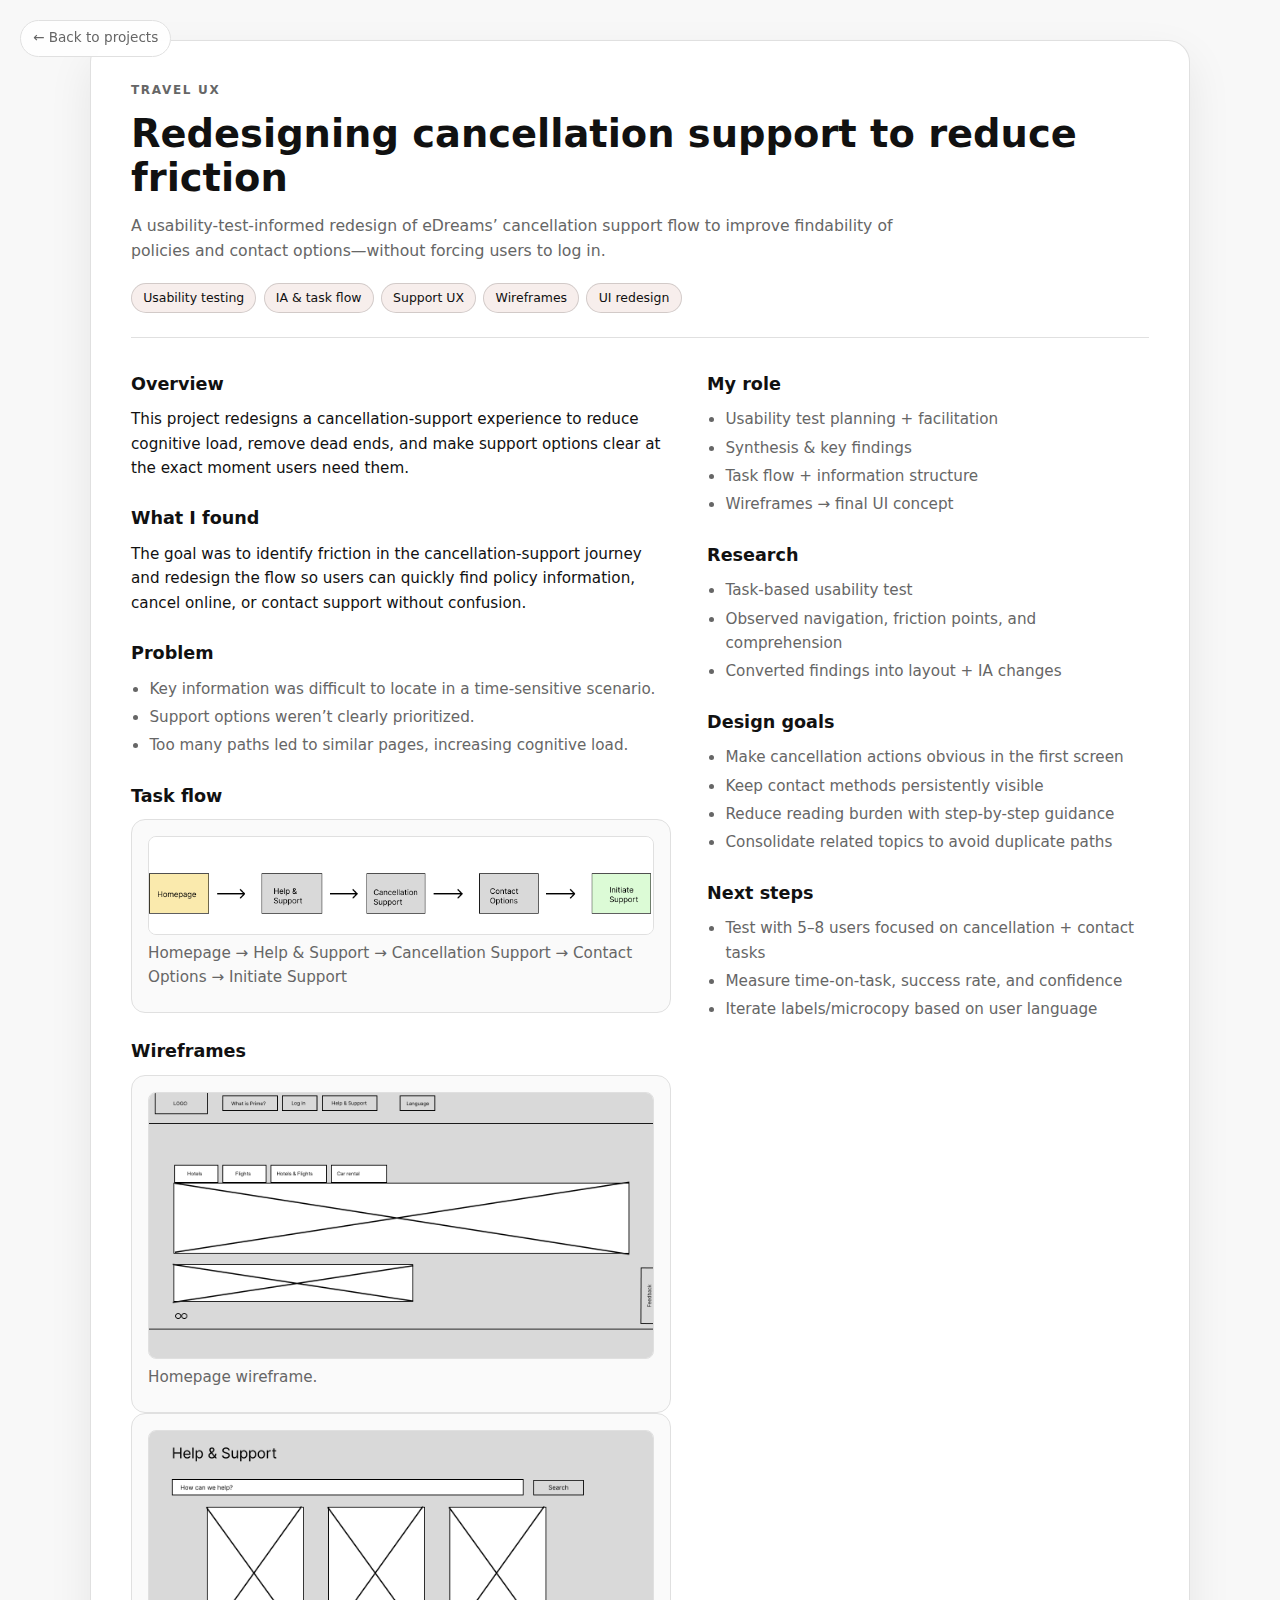
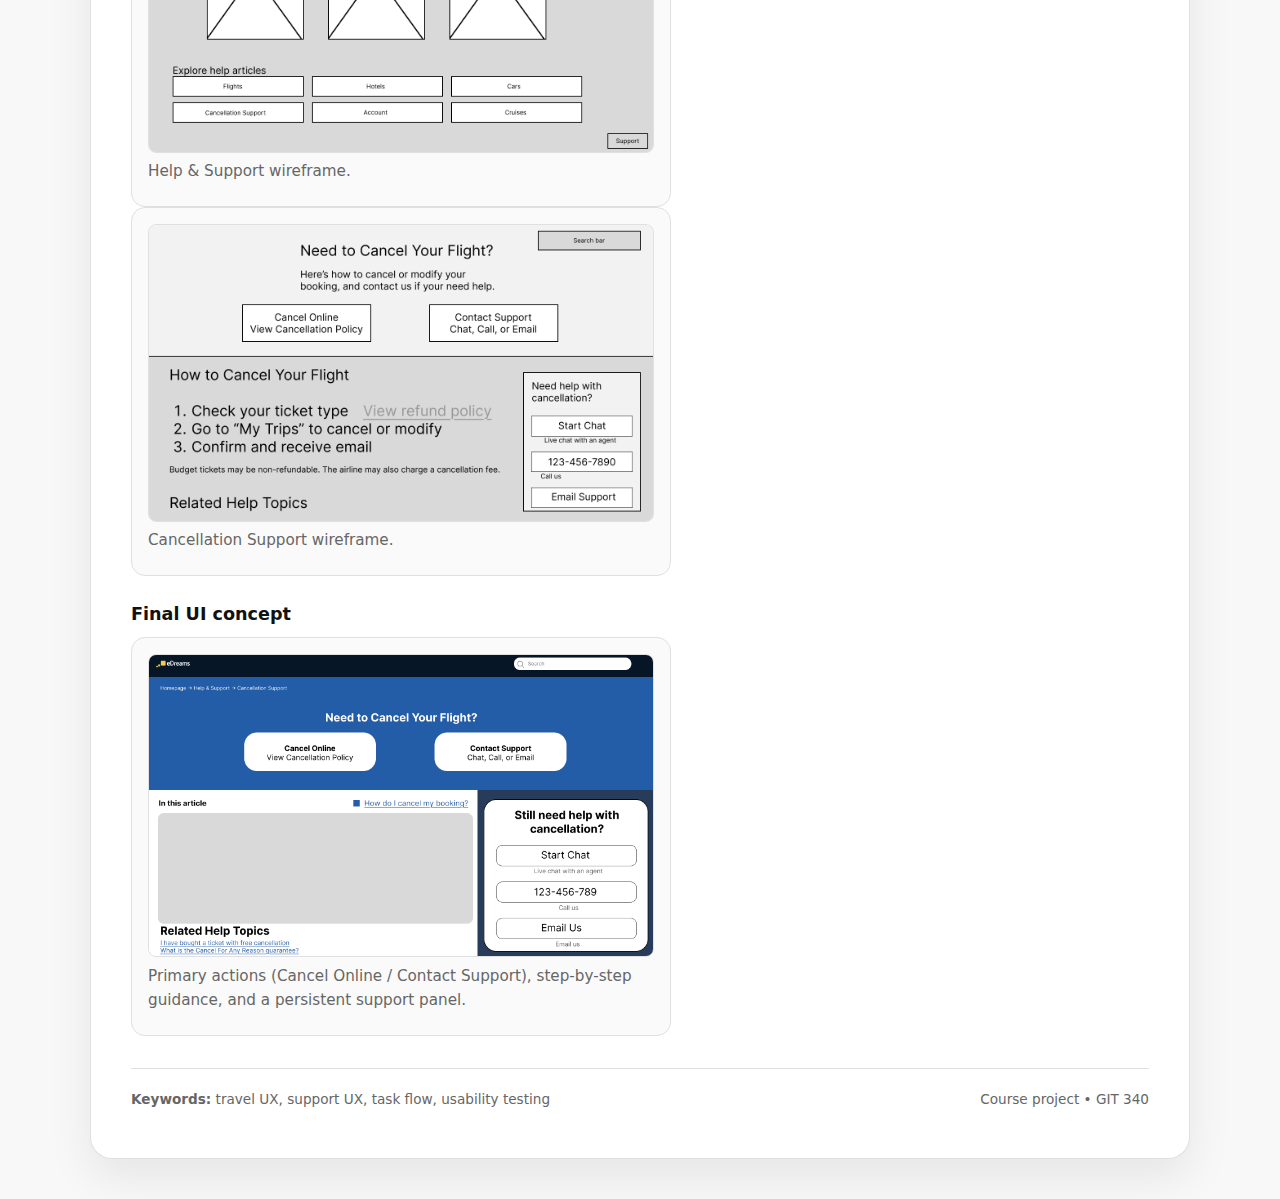
<file: card2.html>
<!DOCTYPE html>
<html lang="en">
<head>
  <meta charset="UTF-8" />
  <meta name="viewport" content="width=device-width, initial-scale=1" />
  <title>eDreams Cancellation Support Redesign · Hailie Caetta</title>
  <link rel="stylesheet" href="case.css">
</head>

<body>
  <div class="page-shell">
    <div class="page-inner">

      <div class="floating-back">
        <a href="index.html#work" class="back-link">← Back to projects</a>
      </div>
      
      <main class="case-study">
        <header class="case-hero">
          <p class="eyebrow">Travel UX</p>
          <h1 class="case-title">Redesigning cancellation support to reduce friction</h1>
          <p class="subtitle">
            A usability-test-informed redesign of eDreams’ cancellation support flow to improve
            findability of policies and contact options—without forcing users to log in.
          </p>

          <div class="case-tags">
            <span class="case-tag">Usability testing</span>
            <span class="case-tag">IA &amp; task flow</span>
            <span class="case-tag">Support UX</span>
            <span class="case-tag">Wireframes</span>
            <span class="case-tag">UI redesign</span>
          </div>
        </header>

        <div class="case-grid">
          <!-- LEFT -->
          <section>
            <div class="case-section">
              <h2>Overview</h2>
              <p>
                This project redesigns a cancellation-support experience to reduce cognitive load,
                remove dead ends, and make support options clear at the exact moment users need them.
              </p>
            </div>

            <div class="case-section">
              <h2>What I found</h2>
              <p>
                The goal was to identify friction in the cancellation-support journey and redesign the flow so users
                can quickly find policy information, cancel online, or contact support without confusion.
              </p>
            </div>

            <div class="case-section">
              <h2>Problem</h2>
              <ul>
                <li>Key information was difficult to locate in a time-sensitive scenario.</li>
                <li>Support options weren’t clearly prioritized.</li>
                <li>Too many paths led to similar pages, increasing cognitive load.</li>
              </ul>
            </div>

            <div class="case-section">
              <h2>Task flow</h2>
              <div class="image-panel">
                <img src="images/task-flow-1.png" alt="Task flow diagram from homepage to help and cancellation support." />
                <p class="caption">Homepage → Help &amp; Support → Cancellation Support → Contact Options → Initiate Support</p>
              </div>
            </div>

            <div class="case-section">
              <h2>Wireframes</h2>
              <div class="image-panel">
                <img src="images//wireframes-1.png" alt="Wireframes showing tweaked homepage, help page, and cancellation support page." />
                <p class="caption">Homepage wireframe.</p>
              </div>
              <div class="image-panel">
                <img src="images//wireframes-2.png" alt="Wireframes showing tweaked homepage, help page, and cancellation support page." />
                <p class="caption">Help &amp; Support wireframe.</p>
              </div>
              <div class="image-panel">
                <img src="images//wireframes-3.png" alt="Wireframes showing tweaked homepage, help page, and cancellation support page." />
                <p class="caption">Cancellation Support wireframe.</p>
              </div>
            </div>

            <div class="case-section">
              <h2>Final UI concept</h2>
              <div class="image-panel">
                <img src="images/final-ui-redesign-1.png" alt="Final UI concept for eDreams cancellation support page." />
                <p class="caption">
                  Primary actions (Cancel Online / Contact Support), step-by-step guidance, and a persistent support panel.
                </p>
              </div>
            </div>
          </section>

          <!-- RIGHT -->
          <aside>
            <div class="case-section">
              <h2>My role</h2>
              <ul>
                <li>Usability test planning + facilitation</li>
                <li>Synthesis &amp; key findings</li>
                <li>Task flow + information structure</li>
                <li>Wireframes → final UI concept</li>
              </ul>
            </div>

            <div class="case-section">
              <h2>Research</h2>
              <ul>
                <li>Task-based usability test</li>
                <li>Observed navigation, friction points, and comprehension</li>
                <li>Converted findings into layout + IA changes</li>
              </ul>
            </div>

            <div class="case-section">
              <h2>Design goals</h2>
              <ul>
                <li>Make cancellation actions obvious in the first screen</li>
                <li>Keep contact methods persistently visible</li>
                <li>Reduce reading burden with step-by-step guidance</li>
                <li>Consolidate related topics to avoid duplicate paths</li>
              </ul>
            </div>

            <div class="case-section">
              <h2>Next steps</h2>
              <ul>
                <li>Test with 5–8 users focused on cancellation + contact tasks</li>
                <li>Measure time-on-task, success rate, and confidence</li>
                <li>Iterate labels/microcopy based on user language</li>
              </ul>
            </div>
          </aside>
        </div>

        <footer class="case-footer">
          <div><strong>Keywords:</strong> travel UX, support UX, task flow, usability testing</div>
          <div>Course project • GIT 340</div>
        </footer>
      </main>

    </div>
  </div>
</body>
</html>
</file>
<file: case.css>
:root {
    --bg: #f8f8f8;
    --bg-alt: #ffffff;
    --text: #111111;
    --muted: #666666;
    --accent: #982C10;
    --border: #e0e0e0;
  
    --radius-s: 8px;
    --radius-m: 14px;
    --radius-pill: 999px;
  
    --shadow-soft: 0 18px 45px rgba(0, 0, 0, 0.08);
    --max-width: 1100px;
  }
  
  * { box-sizing: border-box; }
  html, body { margin: 0; padding: 0; }
  
  body {
    font-family: system-ui, -apple-system, BlinkMacSystemFont, "Segoe UI", sans-serif;
    background: var(--bg);
    color: var(--text);
    line-height: 1.6;
  }
  
  a { color: inherit; text-decoration: none; }
  img { max-width: 100%; display: block; }
  
  /* page shell */
  .page-shell {
    min-height: 100vh;
    padding: 1.5rem;
  }
  @media (min-width: 768px) {
    .page-shell { padding: 2.5rem; }
  }
  .page-inner {
    width: 100%;
    max-width: var(--max-width);
    margin: 0 auto;
  }
  
  /* top back link */
  .back-link {
    display: inline-flex;
    align-items: center;
    gap: 0.4rem;
    font-size: 0.9rem;
    color: var(--muted);
    margin-bottom: 1.25rem;
    padding: 0.35rem 0.75rem;
    border-radius: var(--radius-pill);
    border: 1px solid rgba(0,0,0,0.15);
    background: rgba(255,255,255,0.85);
    transition: transform 0.15s ease, box-shadow 0.15s ease, border-color 0.15s ease, color 0.15s ease;
  }
  .back-link:hover {
    border-color: var(--accent);
    color: var(--accent);
    transform: translateY(-1px);
    box-shadow: 0 10px 25px rgba(0,0,0,0.06);
  }
  
  /* main container card */
  .case-study {
    background: var(--bg-alt);
    border-radius: 22px;
    border: 1px solid rgba(0,0,0,0.12);
    box-shadow: var(--shadow-soft);
    padding: 2rem 1.5rem 2.5rem;
  }
  @media (min-width: 768px) {
    .case-study { padding: 2.5rem 2.5rem 3rem; }
  }
  
  .case-hero {
    border-bottom: 1px solid var(--border);
    padding-bottom: 1.5rem;
    margin-bottom: 2rem;
  }
  
  .eyebrow {
    text-transform: uppercase;
    letter-spacing: 0.14em;
    font-weight: 600;
    font-size: 0.75rem;
    color: var(--muted);
    margin: 0 0 0.75rem;
  }
  
  .case-title {
    font-size: clamp(1.9rem, 3vw, 2.4rem);
    line-height: 1.15;
    margin: 0 0 0.75rem;
    font-weight: 650;
  }
  
  .subtitle {
    font-size: 0.98rem;
    color: var(--muted);
    margin: 0 0 1.25rem;
    max-width: 80ch;
  }
  
  .case-meta {
    display: flex;
    flex-wrap: wrap;
    gap: 0.75rem 1.5rem;
    font-size: 0.9rem;
    color: var(--muted);
  }
  .case-meta-label {
    font-weight: 600;
    color: var(--text);
  }
  
  .case-tags {
    display: flex;
    flex-wrap: wrap;
    gap: 0.45rem;
    margin-top: 1rem;
  }
  .case-tag {
    font-size: 0.78rem;
    padding: 0.25rem 0.7rem;
    border-radius: var(--radius-pill);
    border: 1px solid rgba(0,0,0,0.15);
    background: rgba(152, 44, 16, 0.08);
  }
  
  /* grid */
  .case-grid {
    display: grid;
    gap: 1.75rem;
  }
  @media (min-width: 960px) {
    .case-grid {
      grid-template-columns: minmax(0, 1.1fr) minmax(0, 0.9fr);
      gap: 2.25rem;
    }
  }
  
  .case-section { margin-bottom: 1.5rem; }
  .case-section:last-child { margin-bottom: 0; }
  
  .case-section h2 {
    font-size: 1.1rem;
    margin: 0 0 0.6rem;
  }
  .case-section p {
    margin: 0.4rem 0;
    font-size: 0.95rem;
  }
  .case-section ul {
    margin: 0.25rem 0 0;
    padding-left: 1.15rem;
    font-size: 0.95rem;
    color: var(--muted);
  }
  .case-section li + li { margin-top: 0.25rem; }
  
  /* callout */
  .callout {
    border-radius: var(--radius-m);
    background: #fafafa;
    border: 1px solid var(--border);
    padding: 1rem 1.1rem;
    font-size: 0.92rem;
    margin-top: 0.75rem;
  }
  .callout strong { font-weight: 700; }
  .callout-list { margin: 0.4rem 0 0; padding-left: 1.15rem; }
  
  /* image panels (for your wireframes / task flow / final UI) */
  .image-panel {
    border-radius: var(--radius-m);
    background: #fafafa;
    border: 1px solid var(--border);
    padding: 1rem;
  }
  .image-panel img {
    border-radius: var(--radius-s);
    border: 1px solid rgba(0,0,0,0.10);
  }
  .caption {
    margin-top: 0.75rem;
    color: var(--muted);
    font-size: 0.9rem;
  }

  /* Floating back-to-projects button */
.floating-back {
    position: fixed;
    top: 1.25rem;
    left: 1.25rem;
    z-index: 100;
  }
  
  /* Reuse your existing back-link styling */
  .back-link {
    display: inline-flex;
    align-items: center;
    gap: 0.4rem;
    font-size: 0.85rem;
    padding: 0.4rem 0.75rem;
    border-radius: 999px;
    color: var(--muted);
    background: rgba(255, 255, 255, 0.85);
    border: 1px solid var(--border);
    backdrop-filter: blur(10px);
    transition: all 0.18s ease;
  }
  
  .back-link:hover {
    color: var(--accent);
    border-color: var(--accent);
    transform: translateY(-1px);
    box-shadow: 0 10px 25px rgba(0, 0, 0, 0.06);
  }
  
  
  
  /* footer line */
  .case-footer {
    margin-top: 2rem;
    padding-top: 1.25rem;
    border-top: 1px solid var(--border);
    font-size: 0.85rem;
    color: var(--muted);
    display: flex;
    flex-wrap: wrap;
    gap: 0.75rem;
    justify-content: space-between;
  }
</file>
